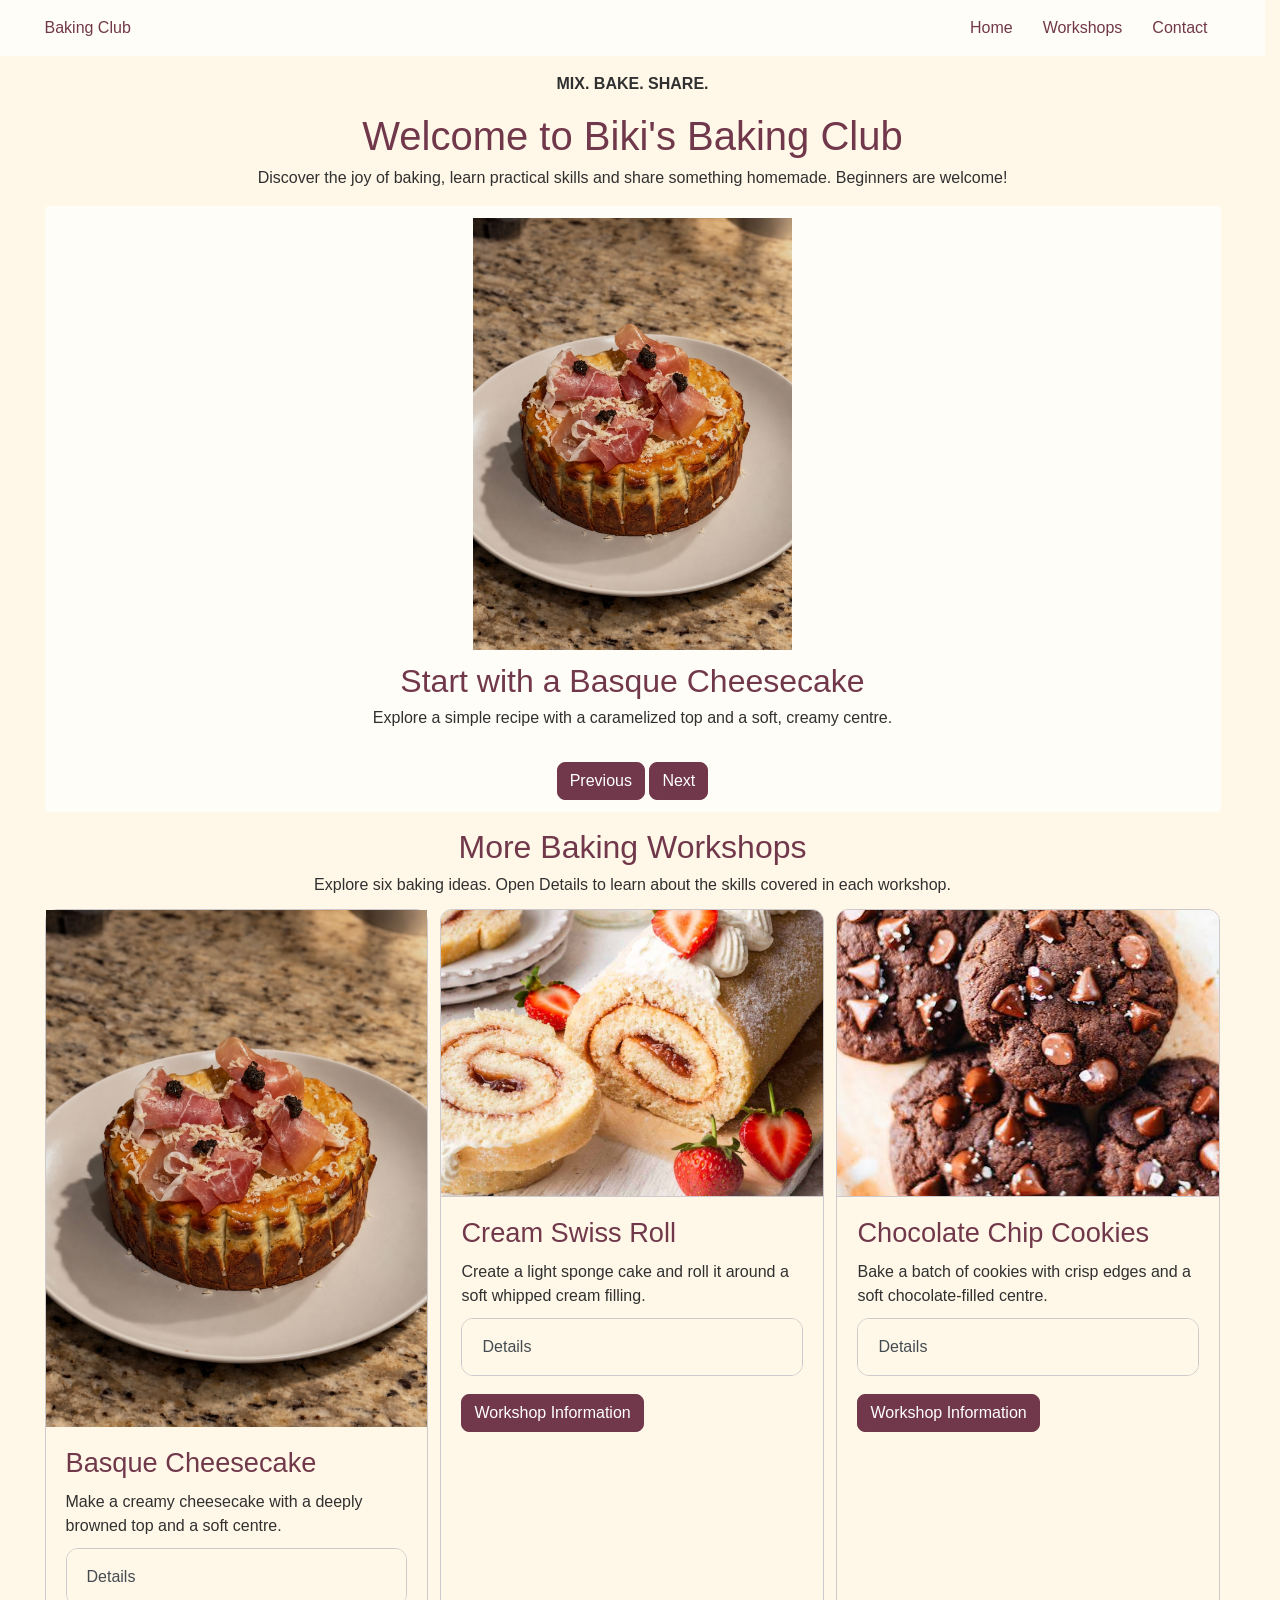
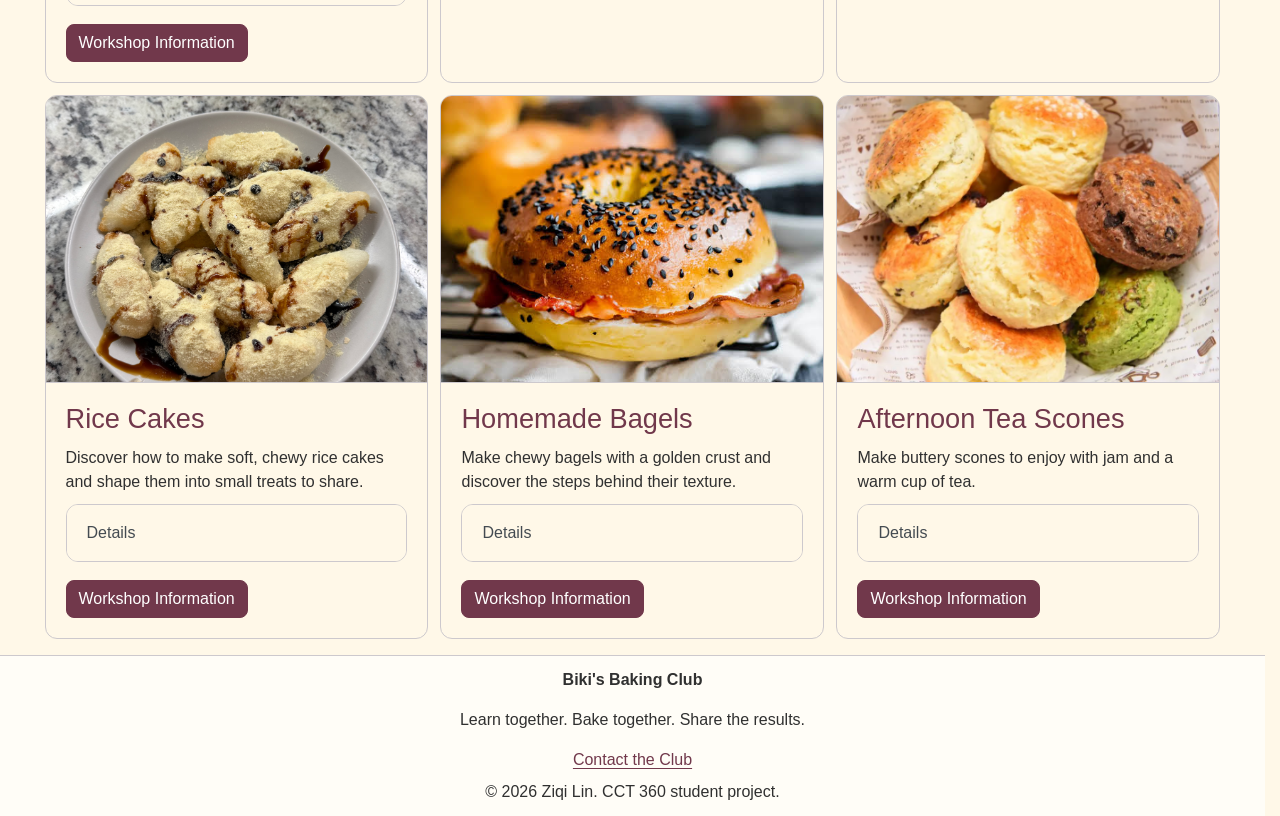
<file: index.html>
<!DOCTYPE html>
<html lang="en">
<head>
    <meta charset="UTF-8">
    <meta name="viewport" content="width=device-width, initial-scale=1.0">
    <title>Baking Club</title>
    <link rel="stylesheet" href="bootstrap.min.css">
    <link rel="stylesheet" href="style.css">
    <script type="module" src="bootstrap.bundle.min.js"></script>
</head>
<body>
   <a class="visually-hidden-focusable" href="#main-content">Skip to main content</a>
   <header>
    <nav class="navbar md:navbar-expand bg-1" aria-label="Main navigation">
        <div class="container">
            <a class="navbar-brand" href="index.html">Baking Club</a>
            <button class="btn-icon navbar-toggler" type="button" data-bs-toggle="drawer" data-bs-target="#navigation" aria-controls="navigation" aria-expanded="false" aria-label="Open navigation">
                <span class="navbar-toggler-icon" aria-hidden="true"></span>
            </button>
            <dialog class="drawer drawer-end" id="navigation" tabindex="-1" aria-labelledby="navigation-title">
                <div class="drawer-header">
                    <p class="drawer-title" id="navigation-title">Baking Club</p>
                    <button class="btn-close" type="button" data-bs-dismiss="drawer" aria-label="Close navigation"></button>
                </div>
                <div class="drawer-body">
                    <ul class="nav navbar-nav ms-auto">
                        <li class="nav-item">
                            <a class="nav-link active" href="index.html" aria-current="page">Home</a>
                        </li>
                        <li class="nav-item">
                            <a class="nav-link" href="index.html#workshops">Workshops</a>
                        </li> 
                        <li class="nav-item">
                            <a class="nav-link" href="contact.html">Contact</a>
                        </li>
                     </ul>
                </div>
            </dialog>
        </div>
    </nav>
   </header>

    <main class="container py-5" id="main-content">
        <section class="mb-5 text-center" aria-labelledby="welcome-title">
            <p class="fw-bold">MIX. BAKE. SHARE.</p>
            <h1 id="welcome-title">Welcome to Biki's Baking Club</h1>
            <p class="lead">
                Discover the joy of baking, learn practical skills and
                share something homemade. Beginners are welcome!
            </p>
             <div class="carousel slide bg-1 p-4 rounded-3"
                 id="baking-carousel"
                 aria-label="Featured baking workshops">
                <div class="carousel-inner rounded-3">

                <div class="carousel-item active">
                    <img class="d-block w-50 mx-auto ratio-4x3 object-fit-contain" src="images/cheesecake.jpeg" alt="Basque cheesecake">
                        <div class="bg-1 p-4">
                            <h2>Start with a Basque Cheesecake</h2>
                            <p class="mb-0"> Explore a simple recipe with a caramelized top and a soft, creamy centre. </p>
                        </div>
                    </div>
            <div class="carousel-item">
                <img class="d-block w-50 mx-auto ratio-4x3 object-fit-contain" src="images/cakeroll.jpg" alt="Sliced sponge cake roll with a cream filling">
                        <div class="bg-1 p-4">
                            <h2>Learn to Roll a Sponge Cake</h2>
                            <p class="mb-0">Practise making a light sponge and rolling it around a smooth cream filling. </p>
                        </div>
                    </div>
             <div class="carousel-item">
                        <img class="d-block w-50 mx-auto ratio-4x3 object-fit-contain" src="images/cookies.jpg" alt="Freshly baked chocolate chip cookies">
                        <div class="bg-1 p-4">
                            <h2>Bake Cookies to Share</h2>
                            <p class="mb-0"> Discover how mixing and baking time change the texture of a chocolate chip cookie.</p>
                        </div>
                    </div>
                </div>

                <div class="mt-3 text-center">
                    <button class="btn-solid theme-primary"
                            type="button"
                            data-bs-target="#baking-carousel"
                            data-bs-slide="prev">
                        Previous
                    </button>
                    <button class="btn-solid theme-primary"
                            type="button"
                            data-bs-target="#baking-carousel"
                            data-bs-slide="next">
                        Next
                    </button>
                </div>
            </div>
        </section>

        <section id="workshops" aria-labelledby="workshops-title">
            <h2 class="text-center" id="workshops-title">More Baking Workshops</h2>
            <p class="mb-4 text-center">
                Explore six baking ideas. Open Details to learn about
                the skills covered in each workshop.
            </p>

            <div class="row g-4">
            <div class="col-12 md:col-6 lg:col-4">
                    <article class="card h-100">
                        <img cclass="card-img-top w-100 ratio-4x3 object-fit-cover" src="images/cheesecake.jpeg" alt="Basque cheesecake">
                          <div class="card-body">
                            <h3 class="card-title">Basque Cheesecake</h3>
                            <p class="card-text">Make a creamy cheesecake with a deeply browned top and a soft centre.</p>

                            <div class="accordion mb-3">
                                <details class="accordion-item">
                                    <summary class="accordion-header">Details</summary>
                                    <div class="accordion-body">
                                        Practise mixing cream cheese, preparing a lined cake tin and checking when the cake is ready.
                                    </div>
                                </details>
                            </div>

                            <button class="btn-solid theme-primary" type="button" data-bs-toggle="dialog" data-bs-target="#cheesecake-dialog">Workshop Information</button>

                            <dialog class="dialog" id="cheesecake-dialog" aria-labelledby="cheesecake-title">
                                <div class="dialog-header">
                                    <h4 class="dialog-title" id="cheesecake-title">Basque Cheesecake Workshop </h4>
                                    <button class="btn-close" type="button" data-bs-dismiss="dialog" aria-label="Close"></button>
                                </div>
                                <div class="dialog-body">
                                    <p>
                                        Learn why this cheesecake uses a high baking temperature and why cooling matters before slicing. </p>
                                    <p>Key ingredients include dairy and eggs.</p>
                                    <a href="contact.html">
                                        Ask about this workshop
                                    </a>
                                </div>
                                <div class="dialog-footer">
                                    <button class="btn-solid theme-primary"
                                            type="button"
                                            data-bs-dismiss="dialog">
                                        Close
                                    </button>
                                </div>
                            </dialog>
                        </div>
                    </article>
                </div>

                <div class="col-12 md:col-6 lg:col-4">
                    <article class="card h-100">
                        <img class="card-img-top w-100 ratio-4x3 object-fit-cover" src="images/cakeroll.jpg" alt="Sliced sponge cake roll with a cream filling">

                        <div class="card-body">
                            <h3 class="card-title">Cream Swiss Roll</h3>
                            <p class="card-text"> Create a light sponge cake and roll it around a soft whipped cream filling. </p>

                            <div class="accordion mb-3">
                                <details class="accordion-item">
                                    <summary class="accordion-header">
                                        Details
                                    </summary>
                                    <div class="accordion-body">
                                        Learn to fold batter gently, spread it evenly and roll a sponge without squeezing out the filling.
                                    </div>
                                </details>
                            </div>

                            <button class="btn-solid theme-primary" type="button" data-bs-toggle="dialog" data-bs-target="#swiss-roll-dialog">
                                Workshop Information
                            </button>

                            <dialog class="dialog" id="swiss-roll-dialog" aria-labelledby="swiss-roll-title">
                                <div class="dialog-header">
                                    <h4 class="dialog-title" id="swiss-roll-title"> Cream Swiss Roll Workshop </h4>
                                    <button class="btn-close" type="button" data-bs-dismiss="dialog" aria-label="Close"></button>
                                </div>
                                <div class="dialog-body">
                                    <p>Practise handling a delicate sponge and spreading an even layer of cream before rolling and slicing.</p>
                                    <p>Key ingredients include wheat, eggs and dairy.</p>
                                    <a href="contact.html"> Ask about this workshop</a>
                                </div>
                                <div class="dialog-footer">
                                    <button class="btn-solid theme-primary" type="button" data-bs-dismiss="dialog">
                                        Close
                                    </button>
                                </div>
                            </dialog>
                        </div>
                    </article>
                </div>
                 <div class="col-12 md:col-6 lg:col-4">
                    <article class="card h-100">
                        <img class="card-img-top w-100 ratio-4x3 object-fit-cover" src="images/cookies.jpg" alt="Freshly baked chocolate chip cookies">

                        <div class="card-body">
                            <h3 class="card-title">Chocolate Chip Cookies</h3>
                            <p class="card-text">Bake a batch of cookies with crisp edges and a soft chocolate-filled centre.</p>

                            <div class="accordion mb-3">
                                <details class="accordion-item">
                                    <summary class="accordion-header">
                                        Details
                                    </summary>
                                    <div class="accordion-body">
                                        Compare dough textures, portion cookies evenly and explore how chilling affects their spread.
                                    </div>
                                </details>
                            </div>

                            <button class="btn-solid theme-primary" type="button" data-bs-toggle="dialog" data-bs-target="#cookies-dialog">
                                Workshop Information
                            </button>

                            <dialog class="dialog" id="cookies-dialog" aria-labelledby="cookies-title">
                                <div class="dialog-header">
                                    <h4 class="dialog-title" id="cookies-title">
                                        Chocolate Chip Cookie Workshop
                                    </h4>
                                    <button class="btn-close" type="button" data-bs-dismiss="dialog" aria-label="Close"></button>
                                </div>
                                <div class="dialog-body">
                                    <p> Explore how butter temperature, dough chilling and baking time influence the finished cookies. </p>
                                    <p>Key ingredients include wheat, eggs and dairy.</p>
                                    <a href="contact.html"> Ask about this workshop </a>
                                </div>
                                <div class="dialog-footer">
                                    <button class="btn-solid theme-primary" type="button" data-bs-dismiss="dialog">
                                        Close
                                    </button>
                                </div>
                            </dialog>
                        </div>
                    </article>
                </div>

        <div class="col-12 md:col-6 lg:col-4"> 
          <article class="card h-100">
            <img class="card-img-top w-100 ratio-4x3 object-fit-cover" src="images/ricecake.jpeg" alt="Rice cakes prepared for the baking club workshop">

        <div class="card-body">
            <h3 class="card-title">Rice Cakes</h3>
            <p class="card-text"> Discover how to make soft, chewy rice cakes and shape them into small treats to share.</p>

            <div class="accordion mb-3">
                <details class="accordion-item">
                    <summary class="accordion-header">
                        Details
                    </summary>
                    <div class="accordion-body"> Practise measuring rice flour, mixing the dough and shaping evenly sized rice cakes. Explore how moisture affects their texture.</div>
                </details>
            </div>

            <button class="btn-solid theme-primary" type="button" data-bs-toggle="dialog" data-bs-target="#ricecake-dialog">
                Workshop Information
            </button>

            <dialog class="dialog" id="ricecake-dialog" aria-labelledby="ricecake-title">
                <div class="dialog-header">
                    <h4 class="dialog-title" id="ricecake-title">
                        Rice Cake Workshop
                    </h4>
                    <button class="btn-close" type="button" data-bs-dismiss="dialog" aria-label="Close"></button>
                </div>

                <div class="dialog-body">
                    <p> Learn how rice flour creates a chewy texture. Practise preparing and shaping rice cakes, then explore different fillings and toppings. </p>
                    <p> Ingredients vary with the filling. Ask about ingredients before participating.</p>
                    <a href="contact.html">
                        Ask about this workshop
                    </a>
                </div>

                <div class="dialog-footer">
                    <button class="btn-solid theme-primary" type="button" data-bs-dismiss="dialog">
                        Close
                    </button>
                </div>
            </dialog>
        </div>
    </article>
</div>

       <div class="col-12 md:col-6 lg:col-4">
         <article class="card h-100">
          <img class="card-img-top w-100 ratio-4x3 object-fit-cover" src="images/bagel.jpg" alt="Bagels prepared for the baking club workshop">

        <div class="card-body">
            <h3 class="card-title">Homemade Bagels</h3>
            <p class="card-text"> Make chewy bagels with a golden crust and discover the steps behind their texture. </p>

            <div class="accordion mb-3">
                <details class="accordion-item">
                    <summary class="accordion-header">
                        Details
                    </summary>
                    <div class="accordion-body">Practise kneading yeast dough, shaping rings and briefly boiling bagels before baking.Finish with your choice of toppings.
                    </div>
                </details>
            </div>

            <button class="btn-solid theme-primary" type="button" data-bs-toggle="dialog" data-bs-target="#bagel-dialog">
                Workshop Information
            </button>

            <dialog class="dialog" id="bagel-dialog" aria-labelledby="bagel-title">
                <div class="dialog-header">
                    <h4 class="dialog-title" id="bagel-title">Homemade Bagel Workshop</h4>
                    <button class="btn-close" type="button" data-bs-dismiss="dialog" aria-label="Close"></button>
                </div>

                <div class="dialog-body">
                    <p> Follow the process from mixing and kneading to shaping, boiling and baking. Learn how boiling helps create a bagel's chewy crust.</p>
                    <p> Key ingredients include wheat. Optional toppings may include sesame seeds. </p>
                    <a href="contact.html"> Ask about this workshop</a>
                </div>

                <div class="dialog-footer">
                    <button class="btn-solid theme-primary" type="button" data-bs-dismiss="dialog">
                        Close
                    </button>
                </div>
            </dialog>
        </div>
    </article>
</div> 
           <div class="col-12 md:col-6 lg:col-4">
                    <article class="card h-100">
                        <img class="card-img-top w-100 ratio-4x3 object-fit-cover" src="images/scones.jpg"alt="Golden scones served with jam">

                        <div class="card-body">
                            <h3 class="card-title">Afternoon Tea Scones</h3>
                            <p class="card-text"> Make buttery scones to enjoy with jam and a warm cup of tea.
                            </p>

                            <div class="accordion mb-3">
                                <details class="accordion-item">
                                    <summary class="accordion-header">
                                        Details
                                    </summary>
                                    <div class="accordion-body"> Learn to work cold butter into flour and handle the dough gently for a tender texture.
                                    </div>
                                </details>
                            </div>

                            <button class="btn-solid theme-primary" type="button" data-bs-toggle="dialog" data-bs-target="#scones-dialog">
                                Workshop Information
                            </button>

                            <dialog class="dialog" id="scones-dialog" aria-labelledby="scones-title">
                                <div class="dialog-header">
                                    <h4 class="dialog-title" id="scones-title">
                                        Afternoon Tea Scone Workshop
                                    </h4>
                                    <button class="btn-close" type="button" data-bs-dismiss="dialog" aria-label="Close"></button>
                                </div>
                                <div class="dialog-body">
                                    <p>Practise shaping and cutting scones while exploring how cold ingredients and gentle mixing affect texture. </p>
                                    <p>Key ingredients include wheat and dairy.</p>
                                    <a href="contact.html"> Ask about this workshop </a>
                                </div>
                                <div class="dialog-footer">
                                    <button class="btn-solid theme-primary" type="button" data-bs-dismiss="dialog">
                                        Close
                                    </button>
                                </div>
                            </dialog>
                        </div>
                    </article>
                </div>
            </div>
        </section>
    </main>

         <footer class="bg-1 border-top py-4">
        <div class="container text-center">
            <p class="fw-bold">Biki's Baking Club</p>
            <p>Learn together. Bake together. Share the results.</p>
            <a href="contact.html">Contact the Club</a>
            <p class="mt-3 mb-0">&copy; 2026 Ziqi Lin. CCT 360 student project.</p>     
        </div>
    </footer>

</body>
</html>
</file>
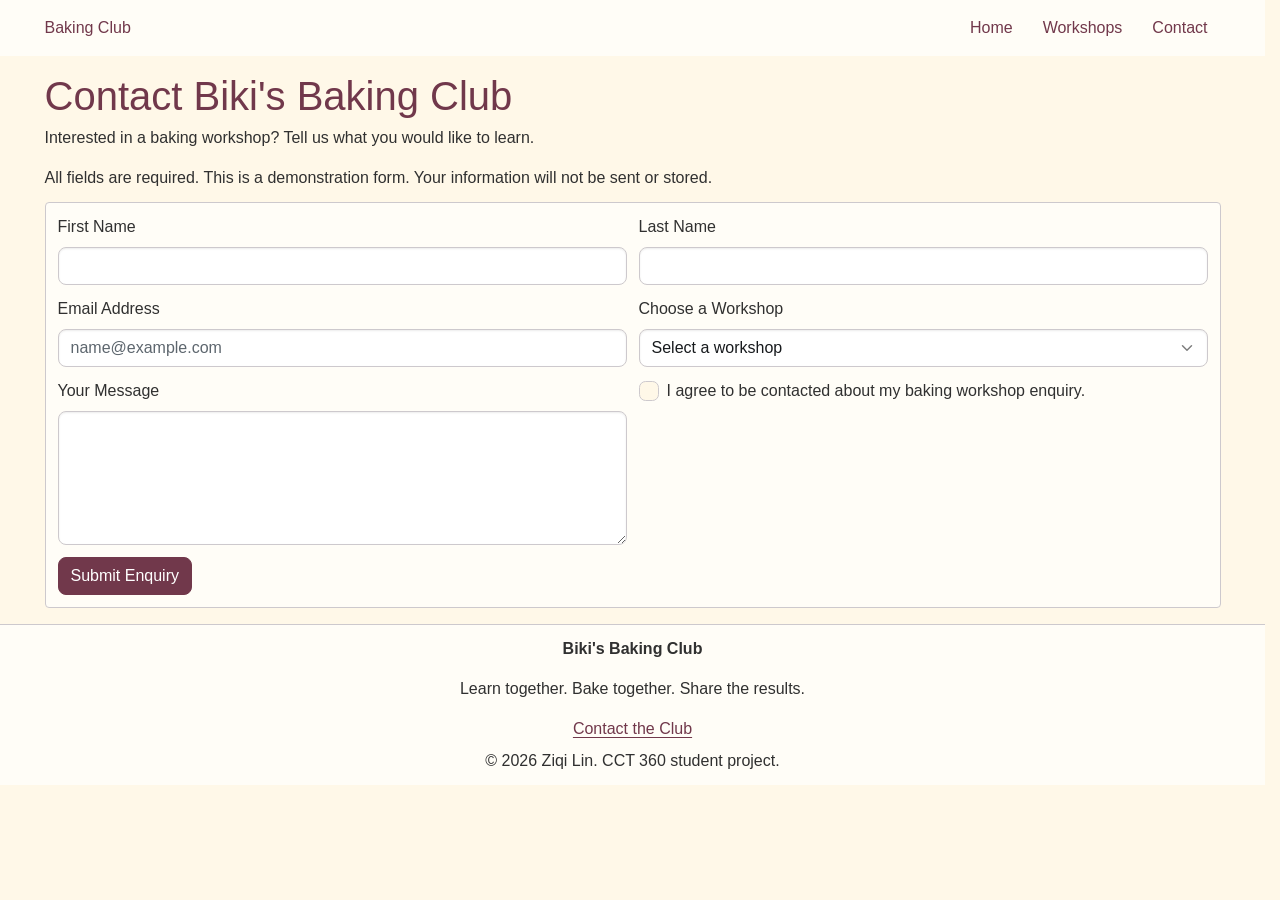
<file: contact.html>
<!DOCTYPE html>
<html lang="en">
<head>
    <meta charset="UTF-8">
    <meta name="viewport" content="width=device-width, initial-scale=1.0">
    <title>Contact | Biki's Baking Club</title>
    <link rel="stylesheet" href="bootstrap.min.css">
    <link rel="stylesheet" href="style.css">
    <script type="module" src="bootstrap.bundle.min.js"></script>
</head>

<body>
    <a class="visually-hidden-focusable" href="#main-content">
        Skip to main content
    </a>

    <header>
        <nav class="navbar md:navbar-expand bg-1"
             aria-label="Main navigation">
            <div class="container">
                <a class="navbar-brand" href="index.html">
                    Baking Club
                </a>

                <button class="btn-icon navbar-toggler" type="button" data-bs-toggle="drawer" data-bs-target="#navigation" aria-controls="navigation" aria-expanded="false" aria-label="Open navigation">
                    <span class="navbar-toggler-icon" aria-hidden="true"></span>
                </button>

                <dialog class="drawer drawer-end" id="navigation" tabindex="-1" aria-labelledby="navigation-title">
                    <div class="drawer-header">
                        <p class="drawer-title" id="navigation-title">
                            Baking Club
                        </p>
                        <button class="btn-close" type="button" data-bs-dismiss="drawer" aria-label="Close navigation"></button>
                    </div>

                    <div class="drawer-body">
                        <ul class="nav navbar-nav ms-auto">
                            <li class="nav-item">
                                <a class="nav-link" href="index.html">Home</a>
                            </li>
                            <li class="nav-item">
                                <a class="nav-link" href="index.html#workshops">Workshops</a>
                            </li>
                            <li class="nav-item">
                                <a class="nav-link active" href="contact.html" aria-current="page">Contact</a>
                            </li>
                        </ul>
                    </div>
                </dialog>
            </div>
        </nav>
    </header>

    <main class="container py-5" id="main-content">
        <h1>Contact Biki's Baking Club</h1>
        <p class="lead">Interested in a baking workshop? Tell us what you would like to learn.
        </p>
        <p class="mb-4" id="form-note">All fields are required. This is a demonstration form. Your information will not be sent or stored.</p>

        <form class="bg-1 border rounded-3 p-4" aria-describedby="form-note" onsubmit="event.preventDefault(); document.getElementById('form-status').hidden = false;">

            <div class="row g-4">

                <div class="col-12 md:col-6">
                    <div class="form-field">
                        <label for="first-name">First Name</label>
                        <input class="form-control" type="text" id="first-name" name="first-name" autocomplete="given-name" required>
                    </div>
                </div>

                <div class="col-12 md:col-6">
                    <div class="form-field">
                        <label for="last-name">Last Name</label>
                        <input class="form-control" type="text" id="last-name" name="last-name" autocomplete="family-name" required>
                    </div>
                </div>

                <div class="col-12 md:col-6">
                    <div class="form-field">
                        <label for="email">Email Address</label>
                        <input class="form-control" type="email" id="email" name="email" autocomplete="email" placeholder="name@example.com" required>
                    </div>
                </div>

                <div class="col-12 md:col-6">
                    <div class="form-field">
                        <label for="workshop">Choose a Workshop</label>
                        <select class="form-control" id="workshop" name="workshop" required>
                            <option value="" disabled selected>
                                Select a workshop
                            </option>
                            <option value="cheesecake">
                                Basque Cheesecake
                            </option>
                            <option value="swiss-roll">
                                Cream Swiss Roll
                            </option>
                            <option value="cookies">
                                Chocolate Chip Cookies
                            </option>
                            <option value="ricecake">
                                Rice Cakes
                            </option>
                            <option value="bagel">
                                Homemade Bagels
                            </option>
                            <option value="scones">
                                Afternoon Tea Scones
                            </option>
                        </select>
                    </div>
                </div>

                <div class="col-12 md:col-6">
                    <div class="form-field">
                        <label for="message">Your Message</label>
                        <textarea class="form-control" id="message" name="message" rows="5" required></textarea>
                    </div>
                </div>

                <div class="col-12 md:col-6">
                    <div class="form-field">
                        <input class="check" type="checkbox" id="consent" name="consent" required>
                        <label for="consent"> I agree to be contacted about my baking workshop enquiry.</label>
                    </div>
                </div>

                <div class="col-12">
                    <button class="btn-solid theme-primary" type="submit">
                        Submit Enquiry
                    </button>
                </div>
            </div>

            <p class="mt-4 mb-0" id="form-status" role="status" hidden>
                Your form passed validation. This is a demonstration,
                so your enquiry has not been sent or stored.
            </p>
        </form>
    </main>

    <footer class="bg-1 border-top py-4">
        <div class="container text-center">
            <p class="fw-bold">Biki's Baking Club</p>
            <p>Learn together. Bake together. Share the results.</p>
            <a href="contact.html">Contact the Club</a>
            <p class="mt-3 mb-0">
                &copy; 2026 Ziqi Lin. CCT 360 student project.
            </p>
        </div>
    </footer>
</body>
</html>
</file>
<file: style.css>
body {
    --bs-primary-base: #71384b;
    --bs-primary-fg: #71384b;
    --bs-primary-fg-emphasis: #542638;
    --bs-primary-bg: #71384b;
    --bs-primary-bg-subtle: #f8dce5;
    --bs-primary-bg-muted: #fceef2;
    --bs-primary-border: #ca8a9e;
    --bs-primary-focus-ring: #b77b8e;
    --bs-primary-contrast: #ffffff;
    --bs-bg-body: #fff8e8;
    --bs-bg-1: #fffdf7;
    --bs-fg-body: #303030;
    background-color: #fff8e8;
    color: #303030;
}
h1, h2, h3, h4, .navbar-brand { color: #71384b; }
a { color: #71384b; }
.btn-solid.theme-primary {
    --bs-btn-bg: #71384b;
    --bs-btn-color: #ffffff;
    --bs-btn-border-color: #71384b;
}
.btn-solid.theme-primary:hover {
    --bs-btn-hover-bg: #542638;
    --bs-btn-hover-color: #ffffff;
    --bs-btn-hover-border-color: #542638;
}
</file>
